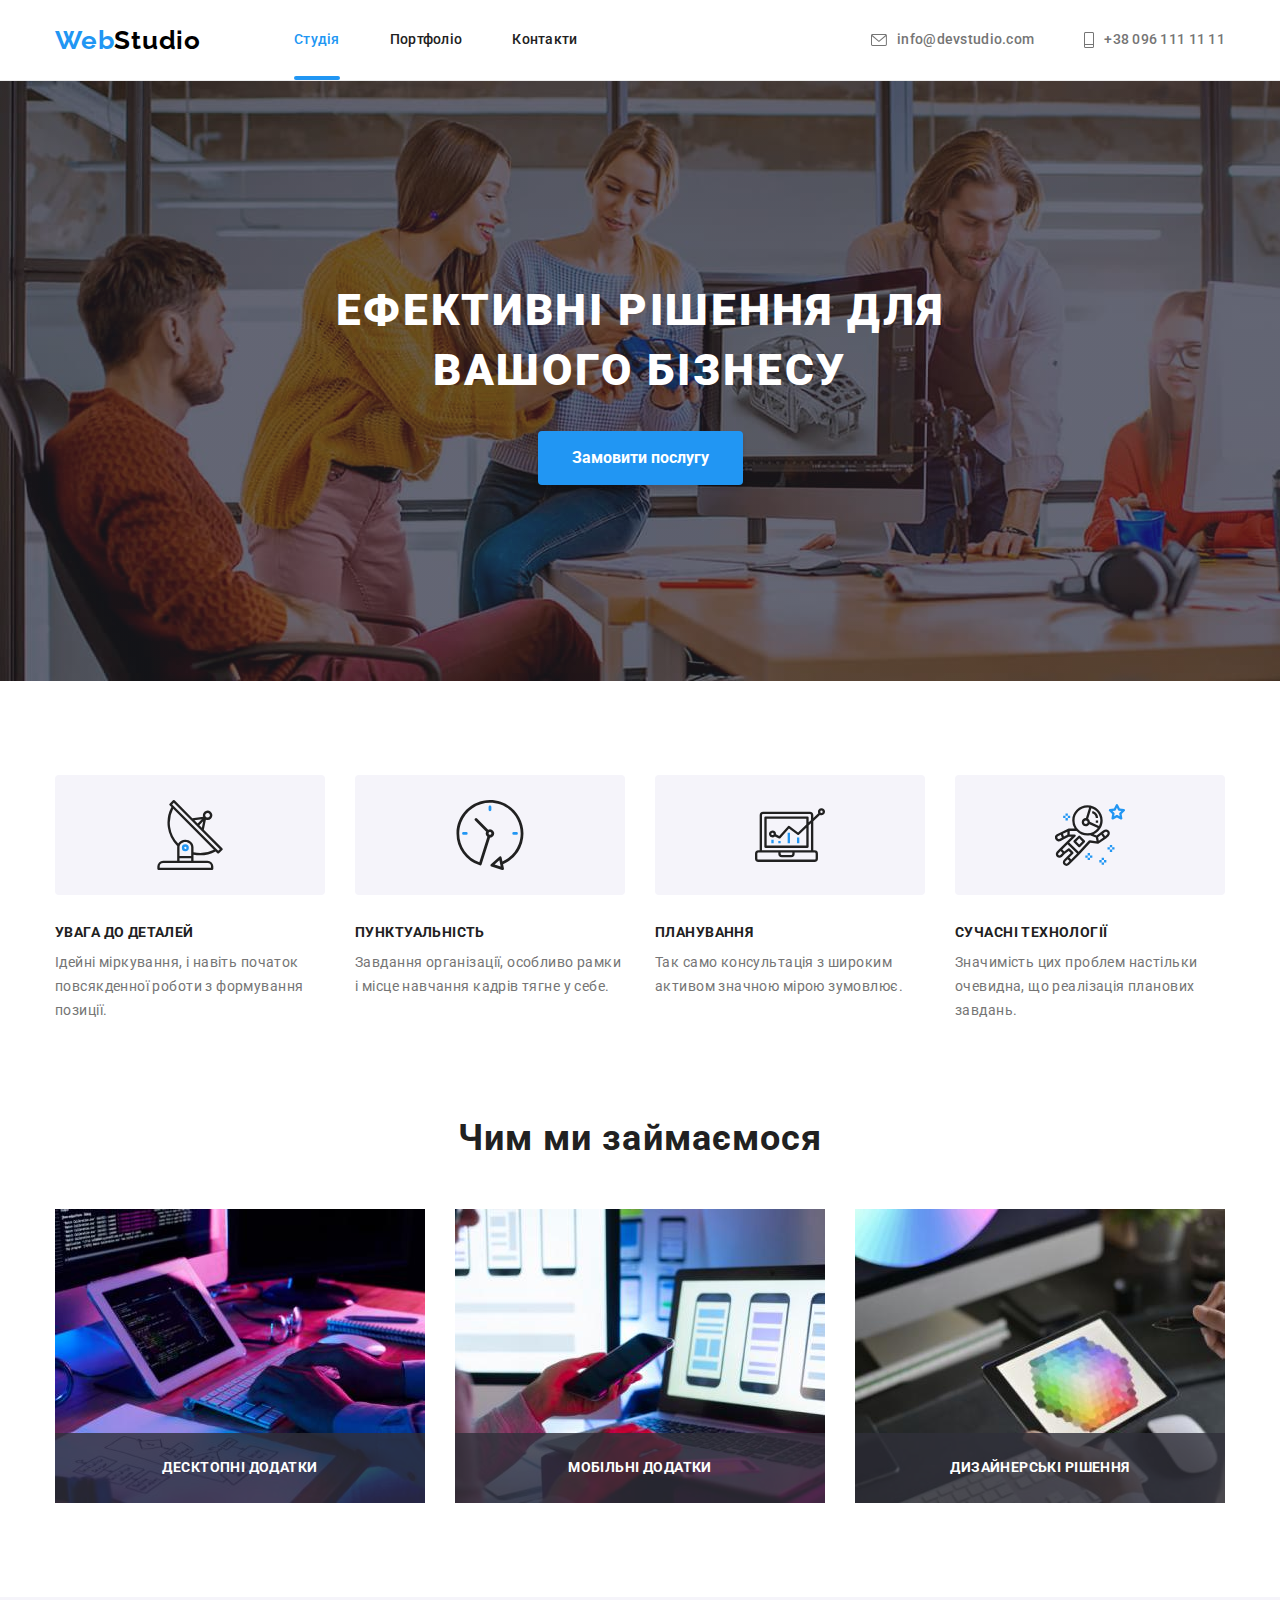
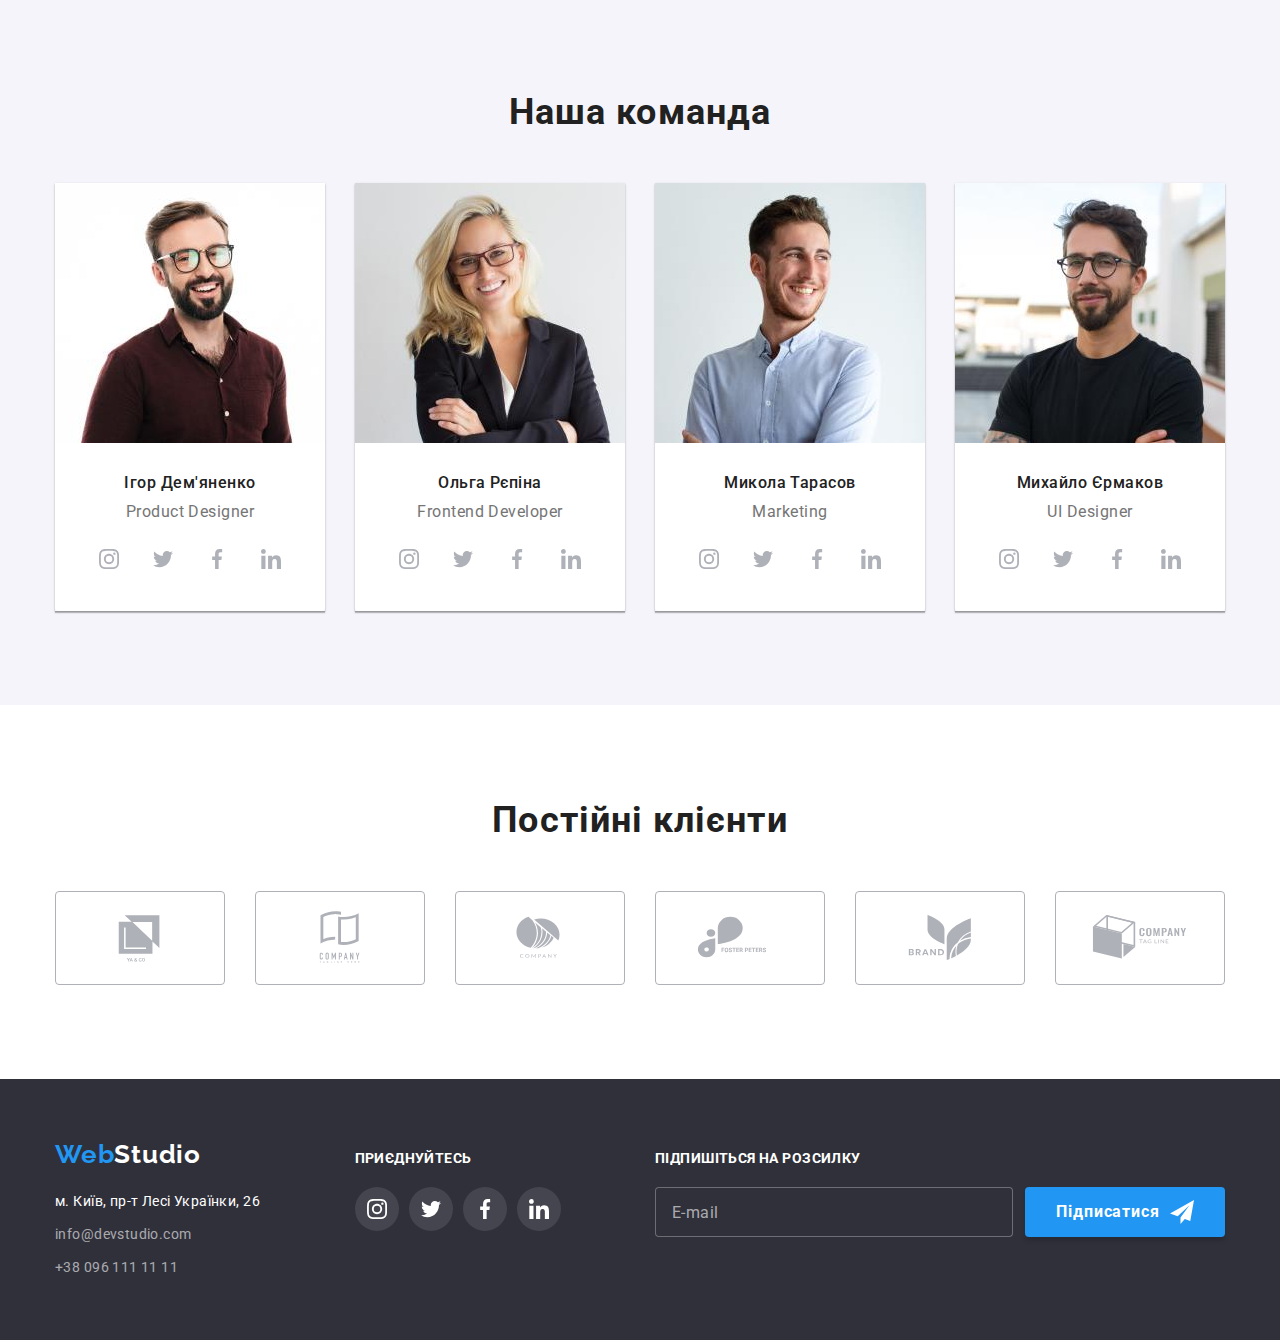
<file: index.html>
<!DOCTYPE html>
<html lang="uk">
  <head>
    <meta charset="UTF-8" />
    <meta http-equiv="X-UA-Compatible" content="IE=edge" />
    <meta name="viewport" content="width=device-width, initial-scale=1.0" />
    <title>Студія</title>
    <link rel="preconnect" href="https://fonts.googleapis.com" />
    <link rel="preconnect" href="https://fonts.gstatic.com" crossorigin />
    <link
      href="https://fonts.googleapis.com/css2?family=Raleway:wght@700&family=Roboto:wght@400;500;700;900&display=swap"
      rel="stylesheet"
    />
    <link
      rel="stylesheet"
      href="https://cdnjs.cloudflare.com/ajax/libs/modern-normalize/1.1.0/modern-normalize.min.css"
    />
    <link rel="stylesheet" href="./css/styles.css" />
  </head>
  <body>
    <header>
      <div class="container header-list">
        <nav>
          <a href="./index.html" class="logo-1"
            >Web<span class="logo-2">Studio</span></a
          >
          <ul class="nav-items">
            <li>
              <a href="./index.html" class="site-nav current">Студія</a>
            </li>
            <li>
              <a href="./portfolio.html" class="site-nav">Портфоліо</a>
            </li>
            <li>
              <a href="#" class="site-nav">Контакти</a>
            </li>
          </ul>
        </nav>
        <ul class="nav-items">
          <li>
            <a href="mailto:info@devstudio.com" class="site-contact">
              <svg width="16px" height="12px" class="icon">
                <use href="./images/icons.svg#icon-envelope"></use>
              </svg>
              info@devstudio.com
            </a>
          </li>
          <li>
            <a href="tel:+380961111111" class="site-contact">
              <svg width="10px" height="16px" class="icon">
                <use href="./images/icons.svg#icon-mobile"></use>
              </svg>
              +38 096 111 11 11</a
            >
          </li>
        </ul>
      </div>
    </header>
    <main>
      <section class="hero">
        <div class="container">
          <h1>Ефективні рішення для вашого бізнесу</h1>
          <button type="button" class="hero-button" data-modal-open>
            Замовити послугу
          </button>
          <div class="backdrop is-hidden" data-modal>
            <div class="modal">
              <div class="modal-close-button" data-modal-close>
                <svg width="11px" height="11px">
                  <use href="./images/icons.svg#icon-close-cross"></use>
                </svg>
              </div>
              <form>
                <p class="form-title">Залиште свої дані, ми вам передзвонимо</p>
                <div class="form-field">
                  <label class="label-style" for="user-name">Ім'я</label>
                  <div class="input-field">
                    <input
                      class="input-style"
                      type="text"
                      id="user-name"
                      name="name"
                    />
                    <svg class="form-icon" width="12px" height="12px">
                      <use href="./images/icons.svg#icon-person"></use>
                    </svg>
                  </div>
                </div>
                <div class="form-field">
                  <label class="label-style" for="user-tel">Телефон</label>
                  <div class="input-field">
                    <input
                      class="input-style"
                      type="tel"
                      id="user-tel"
                      name="tel"
                    />
                    <svg class="form-icon" width="13px" height="13px">
                      <use href="./images/icons.svg#icon-telephone"></use>
                    </svg>
                  </div>
                </div>
                <div class="form-field">
                  <label class="label-style" for="user-email">Пошта</label>
                  <div class="input-field">
                    <input
                      class="input-style"
                      type="email"
                      id="user-email"
                      name="email"
                    />
                    <svg class="form-icon" width="15px" height="12px">
                      <use href="./images/icons.svg#icon-envelope-2"></use>
                    </svg>
                  </div>
                </div>
                <div class="form-field-area">
                  <label class="label-style" for="feedback">Коментар</label>
                  <textarea
                    class="textarea-style"
                    id="feedback"
                    placeholder="Введіть текст"
                    name="user-text"
                  ></textarea>
                </div>
                <label class="checkbox-label">
                  <input
                    class="checkbox-input"
                    type="checkbox"
                    name="confirm-box"
                  />
                  <span class="check-icon"></span>
                  Погоджуюся з розсилкою та приймаю
                  <a href="#" class="contract-terms">Умови договору</a>
                </label>
                <button type="Submit" class="form-button">Відправити</button>
              </form>
            </div>
          </div>
        </div>
      </section>
      <section class="section-advant">
        <div class="container">
          <h2 class="visually-hidden">Особливості</h2>
          <ul class="advant-items">
            <li>
              <div class="advant-card">
                <svg width="70px" height="70px">
                  <use href="./images/icons.svg#icon-antenna"></use>
                </svg>
              </div>
              <h3 class="advant-title">Увага до деталей</h3>
              <p class="descr">
                Ідейні міркування, і навіть початок повсякденної роботи з
                формування позиції.
              </p>
            </li>
            <li>
              <div class="advant-card">
                <svg width="70px" height="70px">
                  <use href="./images/icons.svg#icon-clock"></use>
                </svg>
              </div>
              <h3 class="advant-title">Пунктуальність</h3>
              <p class="descr">
                Завдання організації, особливо рамки і місце навчання кадрів
                тягне у себе.
              </p>
            </li>
            <li>
              <div class="advant-card">
                <svg width="70px" height="70px">
                  <use href="./images/icons.svg#icon-diagram"></use>
                </svg>
              </div>
              <h3 class="advant-title">Планування</h3>
              <p class="descr">
                Так само консультація з широким активом значною мірою зумовлює.
              </p>
            </li>
            <li>
              <div class="advant-card">
                <svg width="70px" height="70px">
                  <use href="./images/icons.svg#icon-astronaut"></use>
                </svg>
              </div>
              <h3 class="advant-title">Сучасні технології</h3>
              <p class="descr">
                Значимість цих проблем настільки очевидна, що реалізація
                планових завдань.
              </p>
            </li>
          </ul>
        </div>
      </section>
      <section class="section">
        <div class="container">
          <h2 class="section-title">Чим ми займаємося</h2>
          <ul class="our-services">
            <li>
              <div class="service-card">
                <img
                  src="./images/img-1.jpg"
                  alt="Руки на клавіатурі кодують алгоритм"
                  width="370"
                  height="294"
                />
                <div class="service-plate">
                  <p class="service-name">Десктопні додатки</p>
                </div>
              </div>
            </li>
            <li>
              <div class="service-card">
                <img
                  src="./images/img-2.jpg"
                  alt="Смартфон та ноутбук"
                  width="370"
                  height="294"
                />
                <div class="service-plate">
                  <p class="service-name">Мобільні додатки</p>
                </div>
              </div>
            </li>
            <li>
              <div class="service-card">
                <img
                  src="./images/img-3.jpg"
                  alt="Планшет у руках"
                  width="370"
                  height="294"
                />
                <div class="service-plate">
                  <p class="service-name">Дизайнерські рішення</p>
                </div>
              </div>
            </li>
          </ul>
        </div>
      </section>
      <section class="section our-team">
        <div class="container">
          <h2 class="section-title">Наша команда</h2>
          <ul class="our-team-list">
            <li class="member-card">
              <img
                src="./images/igor-demyanenko.jpg"
                alt="Чоловік в окулярах"
                width="270"
                height="260"
              />
              <div class="business-card">
                <h3 class="team-member">Ігор Дем'яненко</h3>
                <p lang="en" class="team-position">Product Designer</p>

                <ul class="social-net-list">
                  <li class="social-net-logo">
                    <a class="social-net-logo-link" href="#">
                      <svg width="20px" height="20px">
                        <use href="./images/icons.svg#icon-instagram"></use>
                      </svg>
                    </a>
                  </li>
                  <li class="social-net-logo">
                    <a class="social-net-logo-link" href="#">
                      <svg width="20px" height="20px">
                        <use href="./images/icons.svg#icon-twitter"></use>
                      </svg>
                    </a>
                  </li>
                  <li class="social-net-logo">
                    <a class="social-net-logo-link" href="#">
                      <svg width="20px" height="20px">
                        <use href="./images/icons.svg#icon-facebook"></use>
                      </svg>
                    </a>
                  </li>
                  <li class="social-net-logo">
                    <a class="social-net-logo-link" href="#">
                      <svg width="20px" height="20px">
                        <use href="./images/icons.svg#icon-linkedin"></use>
                      </svg>
                    </a>
                  </li>
                </ul>
              </div>
            </li>
            <li class="member-card">
              <img
                src="./images/olga-repina.jpg"
                alt="Жінка в окулярах"
                width="270"
                height="260"
              />
              <div class="business-card">
                <h3 class="team-member">Ольга Рєпіна</h3>
                <p lang="en" class="team-position">Frontend Developer</p>
                <ul class="social-net-list">
                  <li class="social-net-logo">
                    <a class="social-net-logo-link" href="#">
                      <svg width="20px" height="20px">
                        <use href="./images/icons.svg#icon-instagram"></use>
                      </svg>
                    </a>
                  </li>
                  <li class="social-net-logo">
                    <a class="social-net-logo-link" href="#">
                      <svg width="20px" height="20px">
                        <use href="./images/icons.svg#icon-twitter"></use>
                      </svg>
                    </a>
                  </li>
                  <li class="social-net-logo">
                    <a class="social-net-logo-link" href="#">
                      <svg width="20px" height="20px">
                        <use href="./images/icons.svg#icon-facebook"></use>
                      </svg>
                    </a>
                  </li>
                  <li class="social-net-logo">
                    <a class="social-net-logo-link" href="#">
                      <svg width="20px" height="20px">
                        <use href="./images/icons.svg#icon-linkedin"></use>
                      </svg>
                    </a>
                  </li>
                </ul>
              </div>
            </li>
            <li class="member-card">
              <img
                src="./images/mykola-tarasov.jpg"
                alt="Чоловік усміхається"
                width="270"
                height="260"
              />
              <div class="business-card">
                <h3 class="team-member">Микола Тарасов</h3>
                <p lang="en" class="team-position">Marketing</p>
                <ul class="social-net-list">
                  <li class="social-net-logo">
                    <a class="social-net-logo-link" href="#">
                      <svg width="20px" height="20px">
                        <use href="./images/icons.svg#icon-instagram"></use>
                      </svg>
                    </a>
                  </li>
                  <li class="social-net-logo">
                    <a class="social-net-logo-link" href="#">
                      <svg width="20px" height="20px">
                        <use href="./images/icons.svg#icon-twitter"></use>
                      </svg>
                    </a>
                  </li>
                  <li class="social-net-logo">
                    <a class="social-net-logo-link" href="#">
                      <svg width="20px" height="20px">
                        <use href="./images/icons.svg#icon-facebook"></use>
                      </svg>
                    </a>
                  </li>
                  <li class="social-net-logo">
                    <a class="social-net-logo-link" href="#">
                      <svg width="20px" height="20px">
                        <use href="./images/icons.svg#icon-linkedin"></use>
                      </svg>
                    </a>
                  </li>
                </ul>
              </div>
            </li>
            <li class="member-card">
              <img
                src="./images/mykhaylo-ermakov.jpg"
                alt="Чоловік в окулярах"
                width="270"
                height="260"
              />
              <div class="business-card">
                <h3 class="team-member">Михайло Єрмаков</h3>
                <p lang="en" class="team-position">UI Designer</p>
                <ul class="social-net-list">
                  <li class="social-net-logo">
                    <a class="social-net-logo-link" href="#">
                      <svg width="20px" height="20px">
                        <use href="./images/icons.svg#icon-instagram"></use>
                      </svg>
                    </a>
                  </li>
                  <li class="social-net-logo">
                    <a class="social-net-logo-link" href="#">
                      <svg width="20px" height="20px">
                        <use href="./images/icons.svg#icon-twitter"></use>
                      </svg>
                    </a>
                  </li>
                  <li class="social-net-logo">
                    <a class="social-net-logo-link" href="#">
                      <svg width="20px" height="20px">
                        <use href="./images/icons.svg#icon-facebook"></use>
                      </svg>
                    </a>
                  </li>
                  <li class="social-net-logo">
                    <a class="social-net-logo-link" href="#">
                      <svg width="20px" height="20px">
                        <use href="./images/icons.svg#icon-linkedin"></use>
                      </svg>
                    </a>
                  </li>
                </ul>
              </div>
            </li>
          </ul>
        </div>
      </section>
      <section class="section">
        <div class="container">
          <h2 class="section-title">Постійні клієнти</h2>
          <ul class="our-client-list">
            <li class="client">
              <a class="client-card" href="#">
                <svg width="106px" height="60px">
                  <use href="./images/icons.svg#icon-logo-1"></use>
                </svg>
              </a>
            </li>
            <li class="client">
              <a class="client-card" href="#">
                <svg width="106px" height="60px">
                  <use href="./images/icons.svg#icon-logo-2"></use>
                </svg>
              </a>
            </li>
            <li class="client">
              <a class="client-card" href="#">
                <svg width="106px" height="60px">
                  <use href="./images/icons.svg#icon-logo-3"></use>
                </svg>
              </a>
            </li>
            <li class="client">
              <a class="client-card" href="#">
                <svg width="106px" height="60px">
                  <use href="./images/icons.svg#icon-logo-4"></use>
                </svg>
              </a>
            </li>
            <li class="client">
              <a class="client-card" href="#">
                <svg width="106px" height="60px">
                  <use href="./images/icons.svg#icon-logo-5"></use>
                </svg>
              </a>
            </li>
            <li class="client">
              <a class="client-card" href="#">
                <svg width="106px" height="60px">
                  <use href="./images/icons.svg#icon-logo-6"></use>
                </svg>
              </a>
            </li>
          </ul>
        </div>
      </section>
    </main>
    <footer>
      <div class="container footer-group">
        <div class="adress-group">
          <div class="logo-footer">
            <a href="./index.html" class="logo-1"
              >Web<span class="logo-3">Studio</span></a
            >
          </div>
          <address>
            <ul>
              <li class="address-items-point">
                <a
                  href="https://goo.gl/maps/CPtrU1FHBa2aNyZL9"
                  target="_blank"
                  rel="noopener noreferrer nofollow"
                  class="studio-address"
                  >м. Київ, пр-т Лесі Українки, 26
                </a>
              </li>
              <li class="address-items-point">
                <a href="mailto:info@devstudio.com" class="studio-contact"
                  >info@devstudio.com</a
                >
              </li>
              <li>
                <a href="tel:+380961111111" class="studio-contact"
                  >+38 096 111 11 11</a
                >
              </li>
            </ul>
          </address>
        </div>
        <div class="social-net-group">
          <p class="join-title">Приєднуйтесь</p>
          <ul class="footer-social-net-list">
            <li class="footer-social-net-logo">
              <a class="footer-soc-net-logo-link" href="#">
                <svg width="20px" height="20px">
                  <use href="./images/icons.svg#icon-instagram"></use>
                </svg>
              </a>
            </li>
            <li class="footer-social-net-logo">
              <a class="footer-soc-net-logo-link" href="#">
                <svg width="20px" height="20px">
                  <use href="./images/icons.svg#icon-twitter"></use>
                </svg>
              </a>
            </li>
            <li class="footer-social-net-logo">
              <a class="footer-soc-net-logo-link" href="#">
                <svg width="20px" height="20px">
                  <use href="./images/icons.svg#icon-facebook"></use>
                </svg>
              </a>
            </li>
            <li class="footer-social-net-logo">
              <a class="footer-soc-net-logo-link" href="#">
                <svg width="20px" height="20px">
                  <use href="./images/icons.svg#icon-linkedin"></use>
                </svg>
              </a>
            </li>
          </ul>
        </div>
        <div class="subscribe-group">
          <p class="join-title">Підпишіться на розсилку</p>
          <form class="mail-subscribe">
            <label for="client-mail" class="visually-hidden">E-mail</label>
            <input
              type="email"
              name="client-mail"
              id="client-mail"
              placeholder="E-mail"
            />
            <button type="submit">
              Підписатися
              <svg width="24px" height="24px">
                <use href="./images/icons.svg#icon-send"></use>
              </svg>
            </button>
          </form>
        </div>
      </div>
    </footer>
    <script src="./js/modal.js"></script>
  </body>
</html>
</file>
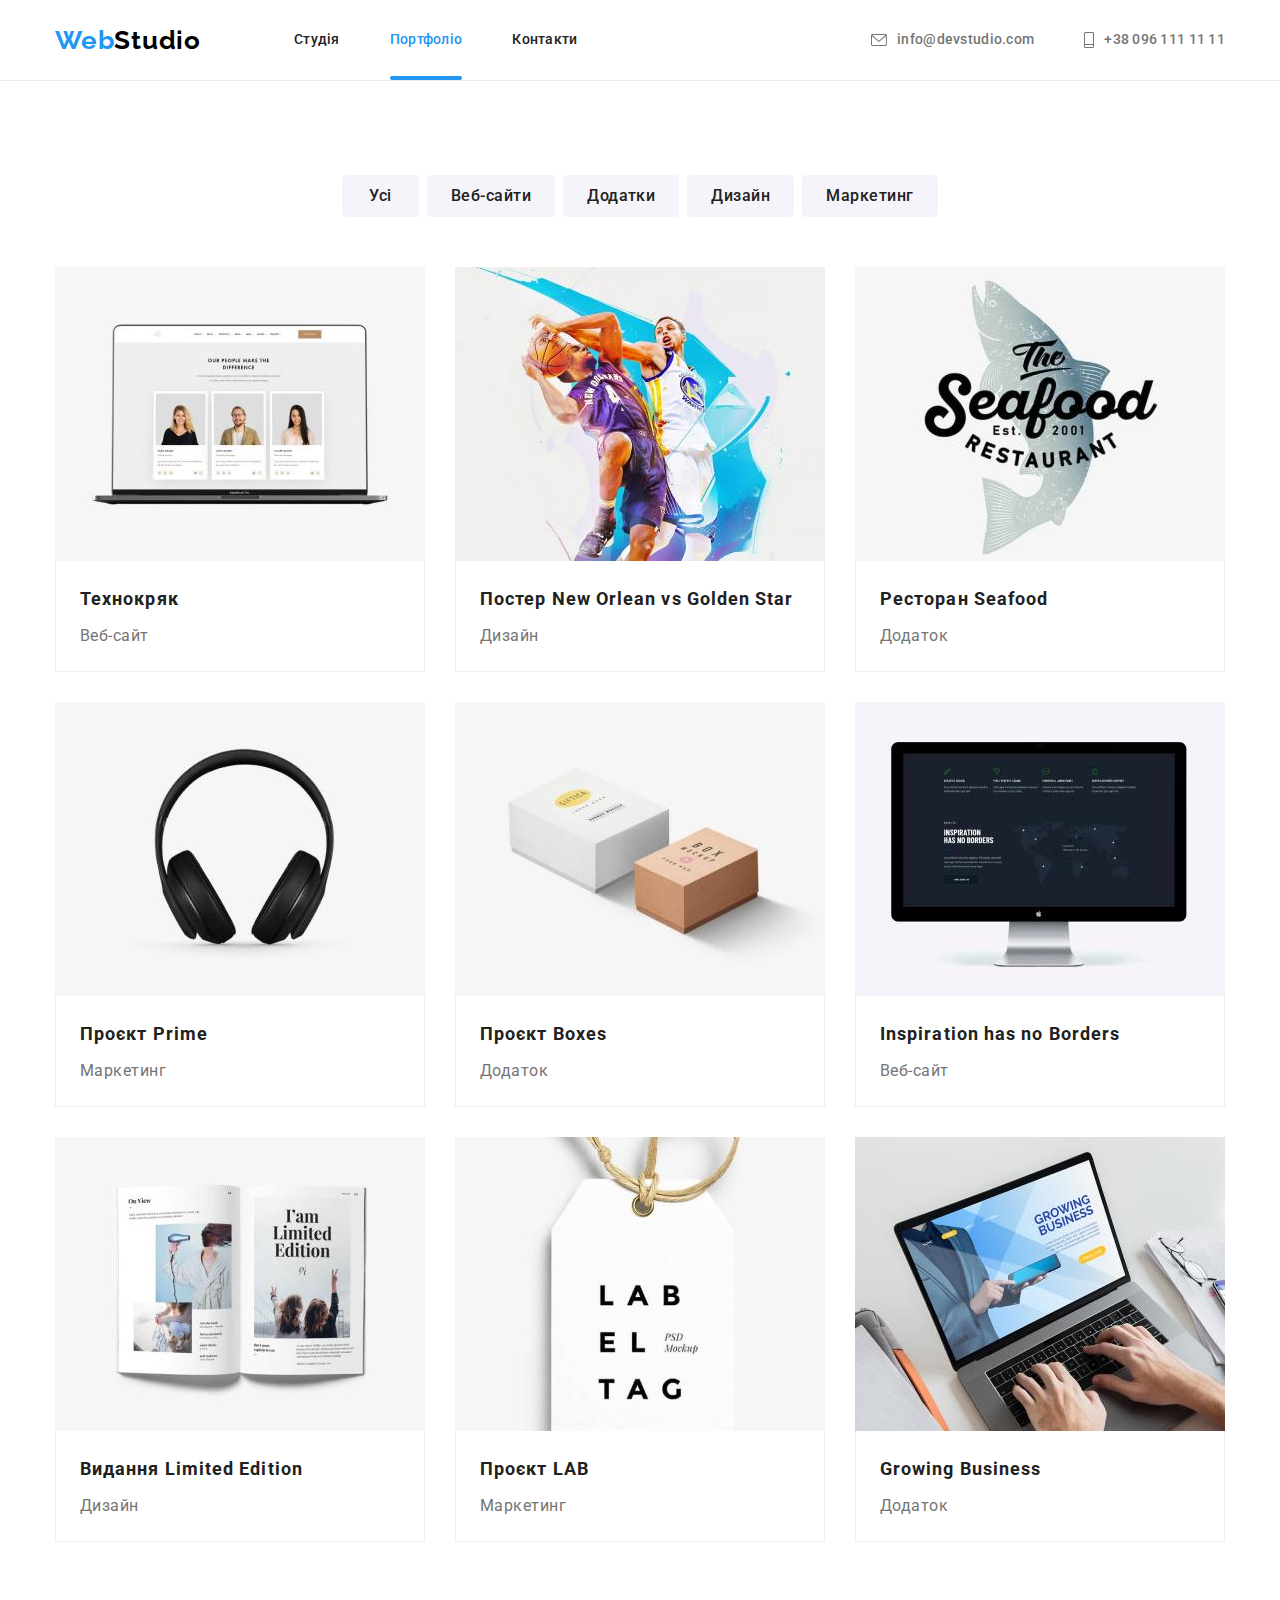
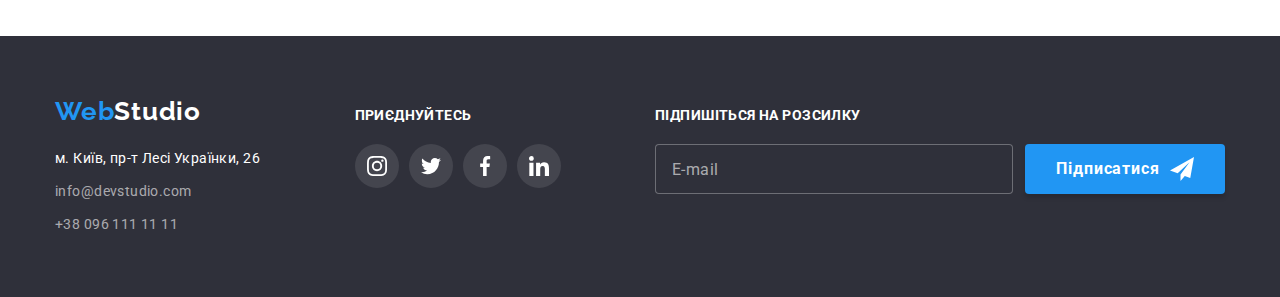
<file: portfolio.html>
<!DOCTYPE html>
<html lang="uk">
  <head>
    <meta charset="UTF-8" />
    <meta http-equiv="X-UA-Compatible" content="IE=edge" />
    <meta name="viewport" content="width=device-width, initial-scale=1.0" />
    <title>Портфоліо</title>
    <link rel="preconnect" href="https://fonts.googleapis.com" />
    <link rel="preconnect" href="https://fonts.gstatic.com" crossorigin />
    <link
      href="https://fonts.googleapis.com/css2?family=Raleway:wght@700&family=Roboto:wght@400;500;700;900&display=swap"
      rel="stylesheet"
    />
    <link
      rel="stylesheet"
      href="https://cdnjs.cloudflare.com/ajax/libs/modern-normalize/1.1.0/modern-normalize.min.css"
    />
    <link rel="stylesheet" href="./css/styles.css" />
  </head>
  <body>
    <header>
      <div class="container header-list">
        <nav>
          <a href="./index.html" class="logo-1"
            >Web<span class="logo-2">Studio</span></a
          >
          <ul class="nav-items">
            <li>
              <a href="./index.html" class="site-nav">Студія</a>
            </li>
            <li>
              <a href="./portfolio.html" class="site-nav current">Портфоліо</a>
            </li>
            <li>
              <a href="#" class="site-nav">Контакти</a>
            </li>
          </ul>
        </nav>
        <ul class="nav-items">
          <li>
            <a href="mailto:info@devstudio.com" class="site-contact">
              <svg width="16px" height="12px" class="icon">
                <use href="./images/icons.svg#icon-envelope"></use>
              </svg>
              info@devstudio.com
            </a>
          </li>
          <li>
            <a href="tel:+380961111111" class="site-contact">
              <svg width="10px" height="16px" class="icon">
                <use href="./images/icons.svg#icon-mobile"></use>
              </svg>
              +38 096 111 11 11</a
            >
          </li>
        </ul>
      </div>
    </header>
    <main>
      <section class="portfolio section">
        <div class="container">
          <h1 class="visually-hidden">Наші роботи</h1>
          <ul class="portfolio-list">
            <li><button class="button-all" type="button">Усі</button></li>
            <li><button class="button-sel" type="button">Веб-сайти</button></li>
            <li><button class="button-sel" type="button">Додатки</button></li>
            <li><button class="button-sel" type="button">Дизайн</button></li>
            <li><button class="button-sel" type="button">Маркетинг</button></li>
          </ul>

          <ul class="projects-list">
            <li class="item">
              <a class="project-item-link" href="#">
                <div class="image-card">
                  <img
                    src="./images/portfolio-1.jpg"
                    alt="Люди на моніторі ноутбука"
                    width="370"
                    height="294"
                  />
                  <div class="project-overlay">
                    <p class="overlay-text">
                      Ресурс пропонує комплексні пропозиції з різним рівнем
                      функціоналу та сервісів. Все це дозволить відвідувачу
                      отримати вичерпні відомості про компанію чи приватну
                      особу.
                    </p>
                  </div>
                </div>
                <div class="project-card">
                  <h2 class="project-name">Технокряк</h2>
                  <p class="project-type">Веб-сайт</p>
                </div>
              </a>
            </li>
            <li class="item">
              <a class="project-item-link" href="#">
                <div class="image-card">
                  <img
                    src="./images/portfolio-2.jpg"
                    alt="Два баскетболісти"
                    width="370"
                    height="294"
                  />
                  <div class="project-overlay">
                    <p class="overlay-text">
                      Ресурс пропонує комплексні пропозиції з різним рівнем
                      функціоналу та сервісів. Все це дозволить відвідувачу
                      отримати вичерпні відомості про компанію чи приватну
                      особу.
                    </p>
                  </div>
                </div>
                <div class="project-card">
                  <h2 class="project-name">Постер New Orlean vs Golden Star</h2>
                  <p class="project-type">Дизайн</p>
                </div>
              </a>
            </li>
            <li class="item">
              <a class="project-item-link" href="#">
                <div class="image-card">
                  <img
                    src="./images/portfolio-3.jpg"
                    alt="Риба вертикальна"
                    width="370"
                    height="294"
                  />
                  <div class="project-overlay">
                    <p class="overlay-text">
                      Ресурс пропонує комплексні пропозиції з різним рівнем
                      функціоналу та сервісів. Все це дозволить відвідувачу
                      отримати вичерпні відомості про компанію чи приватну
                      особу.
                    </p>
                  </div>
                </div>
                <div class="project-card">
                  <h2 class="project-name">Ресторан Seafood</h2>
                  <p class="project-type">Додаток</p>
                </div>
              </a>
            </li>
            <li class="item">
              <a class="project-item-link" href="#">
                <div class="image-card">
                  <img
                    src="./images/portfolio-4.jpg"
                    alt="Навушники"
                    width="370"
                    height="294"
                  />
                  <div class="project-overlay">
                    <p class="overlay-text">
                      Ресурс пропонує комплексні пропозиції з різним рівнем
                      функціоналу та сервісів. Все це дозволить відвідувачу
                      отримати вичерпні відомості про компанію чи приватну
                      особу.
                    </p>
                  </div>
                </div>
                <div class="project-card">
                  <h2 class="project-name">Проєкт Prime</h2>
                  <p class="project-type">Маркетинг</p>
                </div>
              </a>
            </li>
            <li class="item">
              <a class="project-item-link" href="#">
                <div class="image-card">
                  <img
                    src="./images/portfolio-5.jpg"
                    alt="Дві коробки"
                    width="370"
                    height="294"
                  />
                  <div class="project-overlay">
                    <p class="overlay-text">
                      Ресурс пропонує комплексні пропозиції з різним рівнем
                      функціоналу та сервісів. Все це дозволить відвідувачу
                      отримати вичерпні відомості про компанію чи приватну
                      особу.
                    </p>
                  </div>
                </div>
                <div class="project-card">
                  <h2 class="project-name">Проєкт Boxes</h2>
                  <p class="project-type">Додаток</p>
                </div>
              </a>
            </li>
            <li class="item">
              <a class="project-item-link" href="#">
                <div class="image-card">
                  <img
                    src="./images/portfolio-6.jpg"
                    alt="Монітор"
                    width="370"
                    height="294"
                  />
                  <div class="project-overlay">
                    <p class="overlay-text">
                      Ресурс пропонує комплексні пропозиції з різним рівнем
                      функціоналу та сервісів. Все це дозволить відвідувачу
                      отримати вичерпні відомості про компанію чи приватну
                      особу.
                    </p>
                  </div>
                </div>
                <div class="project-card">
                  <h2 class="project-name">Inspiration has no Borders</h2>
                  <p class="project-type">Веб-сайт</p>
                </div>
              </a>
            </li>
            <li class="item">
              <a class="project-item-link" href="#">
                <div class="image-card">
                  <img
                    src="./images/portfolio-7.jpg"
                    alt="Розгорнутий журнал"
                    width="370"
                    height="294"
                  />
                  <div class="project-overlay">
                    <p class="overlay-text">
                      Ресурс пропонує комплексні пропозиції з різним рівнем
                      функціоналу та сервісів. Все це дозволить відвідувачу
                      отримати вичерпні відомості про компанію чи приватну
                      особу.
                    </p>
                  </div>
                </div>
                <div class="project-card">
                  <h2 class="project-name">Видання Limited Edition</h2>
                  <p class="project-type">Дизайн</p>
                </div>
              </a>
            </li>
            <li class="item">
              <a class="project-item-link" href="#">
                <div class="image-card">
                  <img
                    src="./images/portfolio-8.jpg"
                    alt="Етикетка"
                    width="370"
                    height="294"
                  />
                  <div class="project-overlay">
                    <p class="overlay-text">
                      Ресурс пропонує комплексні пропозиції з різним рівнем
                      функціоналу та сервісів. Все це дозволить відвідувачу
                      отримати вичерпні відомості про компанію чи приватну
                      особу.
                    </p>
                  </div>
                </div>
                <div class="project-card">
                  <h2 class="project-name">Проєкт LAB</h2>
                  <p class="project-type">Маркетинг</p>
                </div>
              </a>
            </li>
            <li class="item">
              <a class="project-item-link" href="#">
                <div class="image-card">
                  <img
                    src="./images/portfolio-9.jpg"
                    alt="Руки на клавіатурі ноутбука"
                    width="370"
                    height="294"
                  />
                  <div class="project-overlay">
                    <p class="overlay-text">
                      Ресурс пропонує комплексні пропозиції з різним рівнем
                      функціоналу та сервісів. Все це дозволить відвідувачу
                      отримати вичерпні відомості про компанію чи приватну
                      особу.
                    </p>
                  </div>
                </div>
                <div class="project-card">
                  <h2 class="project-name">Growing Business</h2>
                  <p class="project-type">Додаток</p>
                </div>
              </a>
            </li>
          </ul>
        </div>
      </section>
    </main>
    <footer>
      <div class="container footer-group">
        <div class="adress-group">
          <div class="logo-footer">
            <a href="./index.html" class="logo-1"
              >Web<span class="logo-3">Studio</span></a
            >
          </div>
          <address>
            <ul>
              <li class="address-items-point">
                <a
                  href="https://goo.gl/maps/CPtrU1FHBa2aNyZL9"
                  target="_blank"
                  rel="noopener noreferrer nofollow"
                  class="studio-address"
                  >м. Київ, пр-т Лесі Українки, 26
                </a>
              </li>
              <li class="address-items-point">
                <a href="mailto:info@devstudio.com" class="studio-contact"
                  >info@devstudio.com</a
                >
              </li>
              <li>
                <a href="tel:+380961111111" class="studio-contact"
                  >+38 096 111 11 11</a
                >
              </li>
            </ul>
          </address>
        </div>
        <div class="social-net-group">
          <p class="join-title">Приєднуйтесь</p>
          <ul class="footer-social-net-list">
            <li class="footer-social-net-logo">
              <a class="footer-soc-net-logo-link" href="#">
                <svg width="20px" height="20px">
                  <use href="./images/icons.svg#icon-instagram"></use>
                </svg>
              </a>
            </li>
            <li class="footer-social-net-logo">
              <a class="footer-soc-net-logo-link" href="#">
                <svg width="20px" height="20px">
                  <use href="./images/icons.svg#icon-twitter"></use>
                </svg>
              </a>
            </li>
            <li class="footer-social-net-logo">
              <a class="footer-soc-net-logo-link" href="#">
                <svg width="20px" height="20px">
                  <use href="./images/icons.svg#icon-facebook"></use>
                </svg>
              </a>
            </li>
            <li class="footer-social-net-logo">
              <a class="footer-soc-net-logo-link" href="#">
                <svg width="20px" height="20px">
                  <use href="./images/icons.svg#icon-linkedin"></use>
                </svg>
              </a>
            </li>
          </ul>
        </div>
        <div class="subscribe-group">
          <p class="join-title">Підпишіться на розсилку</p>
          <form class="mail-subscribe">
            <label for="client-mail" class="visually-hidden">E-mail</label>
            <input
              type="email"
              name="client-mail"
              id="client-mail"
              placeholder="E-mail"
            />
            <button type="submit">
              Підписатися
              <svg width="24px" height="24px">
                <use href="./images/icons.svg#icon-send"></use>
              </svg>
            </button>
          </form>
        </div>
      </div>
    </footer>
  </body>
</html>
</file>
<file: css/styles.css>
:root{
    --primary-back-color:#FFFFFF;
    --second-back-color:#F5F4FA;
    --primary-text-color:#757575;
    --title-text-color:#212121;
    --contact-text-color:#FFFFFF99;
    --accent-color:#2196F3; 
    --acent-color-project:#2196F3E5;
    --hero-color:#2F303A;
    --hero-gradient:#2F303A66;
    --deep-black-color:#000000;
    --filter-button-color:#F5F4FA;
    --header-bottom-border-color: #ECECEC;
    --project-card-border-color:#EEEEEE;
    --social-net-color:#AFB1B8;
    --social-net-footer-color:#FFFFFF1A;
    --backdrop-color:#00000033;
    --mail-border-color: #FFFFFF4D;
    --form-comments-color: #75757580;
}

body{
    color:var(--primary-text-color); 
    background-color:var(--primary-back-color);
    font-family: Roboto, sans-serif;
}

ul{
    list-style: none;
}

button {
    cursor: pointer;
}

.container{
    width: 100%;
    max-width: 1200px;
    margin: 0 auto;
    padding: 0 15px;
}

header{
    border-bottom: 1px solid var(--header-bottom-border-color);
}

.section{
    padding: 94px 0;
}

.section-advant{
    padding:94px 0 0 0;
}

h1,h2,h3,h4,h5,h6,p,ul{
    margin: 0;
    padding: 0;
}

.logo-1{
    color:var(--accent-color);
    font-family: Raleway;
    font-weight: 700;
    font-size:26px;
    line-height: 1.19;
    letter-spacing: 0.03em;
    text-decoration: none;
}

.logo-2{
    color:var(--deep-black-color);
}

.logo-3{
    color:var(--primary-back-color);
}

.header-list{
    display: flex;
    justify-content: space-between;
}

nav{
    display: flex;
    align-items: center;
}

.nav-items{
    display: flex;
    gap: 50px;
    margin-left: 93px;
}

.icon{
    display: flex;  
    margin-right: 10px;
    align-items: center;
    justify-content: center;
}

.site-nav{
    display:block;
    position: relative;
    font-weight: 500;
    font-size: 14px;
    line-height: 1.14;
    letter-spacing: 0.02em;
    text-decoration: none;
    padding: 32px 0;
    color:var(--title-text-color);
    transition: color 250ms cubic-bezier(0.4, 0, 0.2, 1);
}

.site-nav:hover, 
.site-nav:focus{
    color: var(--accent-color);
}

.site-nav.current {
    color: var(--accent-color);
}

.site-nav.current::after{
    display: block;
    width: 100%;
    height: 4px;
    border-radius: 2px;
    content:'';
    position: absolute;
    left:0;
    bottom:0;
    background: currentColor;
}

.site-contact{
    display: flex;
    font-weight: 500;
    font-size: 14px;
    line-height: 1.14;
    letter-spacing: 0.02em;
    text-decoration: none;
    padding: 32px 0;
    color: var(--primary-text-color);
    align-items: center;
    fill: var(--primary-text-color);
    transition: color 250ms, fill 250ms cubic-bezier(0.4, 0, 0.2, 1);
}

.site-contact:hover,
.site-contact:focus {
    color: var(--accent-color); 
    fill: currentColor;
}

.hero {
    background-color:var(--hero-color);
    text-align: center;
    padding-top: 200px;
    padding-bottom: 200px;
    background-image: linear-gradient(to right,var(--hero-gradient),var(--hero-gradient)),
    url("../images/hero-team.jpg");
    max-width: 1600px;
    height:600px;
    margin-left: auto;
    margin-right: auto;
}

.hero h1{
    font-weight: 900;
    font-size: 44px;
    line-height: 1.36;
    letter-spacing: 0.06em;
    text-transform: uppercase;
    color: var(--primary-back-color); 
    max-width: 696px ;
    margin: 0 auto 30px;
}

.hero-button{
    font-family: inherit;
    background:var(--accent-color);
    color:var(--primary-back-color);
    font-weight: 700;
    font-size: 16px;
    line-height: 1.87;
    padding: 10px 32px;
    border-radius: 4px;
    border-color: transparent;
    box-shadow: 0px 4px 4px rgba(0, 0, 0, 0.15);
}

.backdrop{
    position:fixed;
    width: 100%;
    height: 100%;
    top:0;
    left:0;
    background-color:var(--backdrop-color);
    opacity: 1;
    visibility: visible;
    transition: visibility 250ms, opacity 250ms cubic-bezier(0.4, 0, 0.2, 1);
}

.backdrop.is-hidden{
    visibility: hidden;
    opacity: 0;
    pointer-events: none;
}

.backdrop.is-hidden .modal{
    transform: translate(-50%, -50%) scale(0.9);
}


.modal{
    position: absolute;
    width: 528px;
    height: 581px;
    border-radius: 4px;
    top: 50%;
    left: 50%;
    background-color: var(--primary-back-color);
    box-shadow: 0px 1px 3px rgba(0, 0, 0, 0.12), 
    0px 1px 1px rgba(0, 0, 0, 0.14), 
    0px 2px 1px rgba(0, 0, 0, 0.2);
    transform: translate(-50%, -50%) scale(1);
    transition: transform 250ms cubic-bezier(0.4, 0, 0.2, 1);
    padding: 40px 40px;
}

.modal-close-button{
    display: flex;
    position: absolute;
    top:8px;
    right:8px;
    width: 30px;
    height: 30px;
    border: 1px solid rgba(0, 0, 0, 0.1);
    border-radius: 50%;
    justify-content: center;
    align-items: center;
    background: var(--primary-back-color);
    fill:var(--deep-black-color);
    transition: fill 250ms cubic-bezier(0.4, 0, 0.2, 1);
}

.modal-close-button:hover{
    fill: var(--accent-color);
    cursor: pointer;
}

.form-title{
    font-family: 'Roboto';
    font-weight: 700;
    font-size: 20px;
    line-height: 1.15;
    letter-spacing: 0.03em;
    color: var(--title-text-color);
    margin-bottom: 12px;
}

.form-field{
    display:flex;
    flex-direction: column;
    margin-bottom: 10px;
    text-align: left;
}

.form-field-area{
    display: flex;
    flex-direction: column;
    margin-bottom: 20px;
    text-align: left;
}

.label-style{
    font-weight: 400;
    font-size: 12px;
    line-height: 1.17;
    letter-spacing: 0.01em;
    color: var(--primary-text-color);
    margin-bottom: 4px;
}

.input-field{
    position: relative;
}

.input-style{
    height: 40px;
    width: 100%;
    border: 1px solid rgba(33, 33, 33, 0.2);
    border-radius: 4px;
    padding: 0px 32px;
    outline: none;
    transition: border-color 250ms cubic-bezier(0.4, 0, 0.2, 1);
}

.form-icon{
    position:absolute;
    top:50%;
    transform: translateY(-50%);
    left:15px;
    transition: fill 250ms cubic-bezier(0.4, 0, 0.2, 1);
}

.input-style:focus {
    border-color: var(--accent-color);
}

.input-field:focus-within .form-icon{
    fill: var(--accent-color);
}

.textarea-style{
    height: 120px;
    width: 100%;
    border: 1px solid rgba(33, 33, 33, 0.2);
    border-radius: 4px;
    padding: 12px 16px;
    resize: none;
    outline: none;
    transition: border-color 250ms cubic-bezier(0.4, 0, 0.2, 1);
}

.textarea-style::placeholder{
    font-weight: 400;
    font-size: 12px;
    line-height: 1.17;
    letter-spacing: 0.01em;
    color: var(--form-comments-color);
    transition: color 250ms cubic-bezier(0.4, 0, 0.2, 1);
}

.textarea-style:focus {
    border-color: var(--accent-color);
}

.form-field-area:focus-within .textarea-style::placeholder{
    color: var(--accent-color);
}

.checkbox-input{
    appearance: none;
}

.check-icon{
    display: inline-block;
    width: 16px;
    height: 15px;
    border:2px solid #212121;
    border-radius: 2px;
    transition: background-color 250ms, border-color 250ms cubic-bezier(0.4, 0, 0.2, 1);
}

.checkbox-label{
    display: flex;
    align-items: center;
    justify-content: center;
    gap:7px;
    margin-bottom: 30px;;
    font-weight: 400;
    font-size: 14px;
    line-height: 1.71;
    letter-spacing: 0.03em;
    color:var(--primary-text-color);
}

.checkbox-input:checked + .check-icon{
    background-color: var(--accent-color);
    background-image: url('../images/check.svg');
    background-size: contain;
    border-color:var(--accent-color);
}

.contract-terms{
    font-weight: 400;
    font-size: 14px;
    line-height: 1.71;
    letter-spacing: 0.03em;
    color:var(--accent-color);
}

.form-button{
    font-family: Roboto;
    background: var(--accent-color);
    color: var(--primary-back-color);
    border-color: transparent;
    font-weight: 700;
    font-size: 16px;
    line-height: 1.8;
    letter-spacing: 0.06em;
    box-shadow: 0px 4px 4px rgba(0, 0, 0, 0.15);
    border-radius: 4px;
    padding: 9px 52px;
}

.visually-hidden {
    position: absolute;
    white-space: nowrap;
    width: 1px;
    height: 1px;
    overflow: hidden;
    border: 0;
    padding: 0;
    clip: rect(0 0 0 0);
    clip-path: inset(50%);
    margin: -1px; 
}

.advant-items{
    display: flex;
    gap:30px;
    padding: 0 0;
}

.advant-card{
    display: flex;
    background-color: var(--filter-button-color);
    max-width: 270px;
    height: 120px;
    margin-bottom: 30px;
    border-radius: 4px;
    align-items: center;
    justify-content: center;
}

.advant-title {
    font-weight: 700;
    font-size: 14px;
    line-height: 1.14;
    letter-spacing: 0.03em;
    text-transform: uppercase;
    color: var(--title-text-color);
    margin-bottom: 10px;
}

.descr{
    font-size: 14px;
    line-height: 1.71;
    letter-spacing: 0.03em;
    max-width: 270px;
}

.section-title{
    font-weight: 700;
    font-size: 36px;
    line-height: 1.17;
    letter-spacing: 0.03em;
    color:var(--title-text-color);
    margin-bottom: 50px;
    text-align: center;
}

.our-services{
    padding: 0 0;
    display:flex;
    gap:30px;
}

.service-card{
    position:relative;
    z-index: -1;
}

.service-plate{
    display:flex;
    position: absolute;
    width: 100%;
    height: 70px;
    bottom: 0;
    justify-content: center;
    align-items: center;    
    background-color: #2F303ACC;
}

.service-name{
    font-weight: 700;
    font-size: 14px;
    line-height: 1.14;
    letter-spacing: 0.03em;
    text-transform: uppercase;
    color: var(--primary-back-color);
}

img{
    display: block;
    max-width: 100%;
    height: auto;
}

.our-team{
    background-color:var(--second-back-color);
}

.our-team-list{
    display: flex;
    gap:30px;
    padding:0 0;
}

.member-card{
    box-shadow: 0px 1px 3px rgba(0, 0, 0, 0.12), 
    0px 1px 1px rgba(0, 0, 0, 0.14), 
    0px 2px 1px rgba(0, 0, 0, 0.2);
}

.business-card{
    background: var(--primary-back-color);
    padding-top: 30px;
    padding-bottom: 30px;
    border-radius: 0px 0px 4px 4px;
}

.team-member{
    font-weight: 500;
    font-size: 16px;
    line-height: 1.19;
    letter-spacing: 0.03em;
    color:var(--title-text-color);
    text-align: center;
    margin-bottom: 10px;
}

.team-position{
    font-size: 16px;
    line-height: 1.19;
    letter-spacing: 0.03em;
    text-align: center;
    margin-bottom: 16px;
}

.social-net-list{
    display: flex;
    gap:10px; 
    justify-content: center; 
}

/*.social-net-logo{}*/

.social-net-logo-link{
    display: flex;
    width: 44px;
    height: 44px;
    border-radius: 50%;
    justify-content: center;
    align-items: center;
    fill: var(--social-net-color);
    transition: fill 250ms, background-color 250ms cubic-bezier(0.4, 0, 0.2, 1);
}

.social-net-logo-link:hover,
.social-net-logo-link:focus{
    fill: var(--primary-back-color);
    background-color:var(--accent-color);
}

.our-client-list{
    display:flex;
    fill:var(--social-net-color);
    gap:30px;
    justify-content: center;
}

/*.client{ }*/

.client-card{
    display: flex;
    width: 170px;
    height: 94px;
    justify-content: center;
    align-items: center;
    border: 1px solid var(--social-net-color);
    fill: var(--social-net-color);
    border-radius: 4px;
    transition: fill 250ms, border-color 250ms cubic-bezier(0.4, 0, 0.2, 1);
}

.client-card:hover,
.client-card:focus{
    fill:var(--accent-color);
    border-color:var(--accent-color) ;
}

footer{
    background-color:var(--hero-color); 
    padding-top: 60px;
    padding-bottom: 60px;
}

.logo-footer{
    margin-bottom: 20px;
}

.footer-group{
    display: flex;
    align-items: baseline;
    justify-content: space-between;
}

/*.adress-group{}*/
 
/*.social-net-group{}*/


.join-title{
    font-weight: 700;
    font-size: 14px;
    line-height: 1.14;
    letter-spacing: 0.03em;
    text-transform: uppercase;
    color: var(--primary-back-color);
    margin-bottom: 20px;
}

.footer-social-net-list {
    display: flex;
    gap: 10px;
    justify-content: center;
}

/*.footer-social-net-logo {}*/

.footer-soc-net-logo-link{
    display: flex;
    width: 44px;
    height: 44px;
    border-radius: 50%;
    justify-content: center;
    align-items: center;
    background-color: var(--social-net-footer-color);
    fill: var(--primary-back-color);
    transition: background-color 250ms cubic-bezier(0.4, 0, 0.2, 1);
}

.footer-soc-net-logo-link:hover,
.footer-soc-net-logo-link:focus{
    background-color: var(--accent-color);
}

.address-items-point{
    margin-bottom: 9px;
}

.studio-address{
    font-size: 14px;
    line-height: 1.71;
    letter-spacing: 0.03em;
    text-decoration: none;
    font-style: normal;
    color: var(--primary-back-color);
    margin-bottom: 0px;
    transition: color 250ms cubic-bezier(0.4, 0, 0.2, 1);
}

.studio-contact{
    font-size: 14px;
    line-height: 1.71;
    letter-spacing: 0.03em;
    text-decoration: none;
    font-style: normal;
    color: var(--contact-text-color);
    transition: color 250ms cubic-bezier(0.4, 0, 0.2, 1);
}

.studio-address:hover,
.studio-address:focus,
.studio-contact:hover,
.studio-contact:focus{
    color: var(--accent-color);
}

/*.subscribe-group{}*/

.mail-subscribe{
    display: flex;
    align-items: center;
    justify-content:flex-start;
}

.mail-subscribe input{
    width: 358px;
    height: 50px;
    border: 1px solid var(--mail-border-color);
    border-radius: 4px;
    background: var(--hero-color);
    color: var(--contact-text-color);
    padding-left: 16px;
    outline: none;
    transition: border-color 250ms cubic-bezier(0.4, 0, 0.2, 1);
}

.mail-subscribe input::placeholder {
    color:var(--contact-text-color);
    font-weight: 400;
    font-size: 16px;
    line-height: 1.25;
    letter-spacing: 0.03em;
}

.mail-subscribe input:focus{
    border-color: var(--accent-color);
}

.mail-subscribe button{
    display:flex;
    font-family: Roboto;
    background: var(--accent-color);
    color: var(--primary-back-color);
    fill:var(--primary-back-color);
    width: 200px;
    height: 50px;
    font-weight: 700;
    font-size: 16px;
    line-height: 1.87;
    letter-spacing: 0.06em;
    margin-left: 12px;
    padding:0px 0px;
    align-items: center;
    justify-content: center;
    gap:10px;

    border-radius: 4px;
    border-color: transparent;
    box-shadow: 0px 4px 4px rgba(0, 0, 0, 0.15);
}


/*PORTFOLIO*/

.portfolio-list{
    display:flex;
    justify-content: center;
    gap:8px;
    margin-bottom: 50px;
}

.portfolio button {
    font-family: inherit;
    background: var(--filter-button-color);
    color: var(--title-text-color);
    font-weight: 500;
    font-size: 16px;
    line-height: 1.62;
    letter-spacing: 0.03em;
    border-radius: 4px;
    border-color:transparent;
    transition: color 250ms, background-color 250ms, box-shadow 250ms cubic-bezier(0.4, 0, 0.2, 1);
}

.button-all{
    padding: 6px 25px;
}

.button-sel{
    padding: 6px 22px;
}

.portfolio button:hover,
.portfolio button:focus {
    background: var(--accent-color);
    color:var(--primary-back-color);
    box-shadow: 0px 3px 1px rgba(0, 0, 0, 0.1), 
    0px 1px 2px rgba(0, 0, 0, 0.08), 
    0px 2px 2px rgba(0, 0, 0, 0.12);
}

.projects-list {
    padding: 0;
    display: flex;
    flex-wrap: wrap;
    gap:30px;
}

.projects-list > .item{
    flex-basis: calc(100%/3 -30px);
}

.project-item-link {
    display: block;
    text-decoration: none;
    transition: box-shadow 250ms cubic-bezier(0.4, 0, 0.2, 1);
}

.image-card{
   position:relative;
   overflow: hidden;
}

.project-overlay{
    display:block;
    position: absolute;
    top:0;
    left:0;
    width: 100%;
    height: 294px;
    background-color: var(--acent-color-project);
    transform: translateY(100%);
    transition:transform 250ms cubic-bezier(0.4, 0, 0.2, 1);
}

.project-item-link:hover .project-overlay {
    transform: translateY(0);
}

.project-item-link:focus .project-overlay {
    transform: translateY(0);
}

.overlay-text{
    padding: 63px 24px;
    font-weight: 400;
    font-size: 18px;
    line-height: 1.56;
    letter-spacing: 0.03em;
    color: var(--primary-back-color);
}

.project-item-link:hover,
.project-item-link:focus{
    box-shadow: 0px 1px 1px
     rgba(0, 0, 0, 0.12), 0px 4px 4px 
     rgba(0, 0, 0, 0.06), 1px 4px 6px
     rgba(0, 0, 0, 0.16);
}

.project-card{
    max-width: 370px;
    border-right: 1px solid var(--project-card-border-color);
    border-bottom:1px solid var(--project-card-border-color);
    border-left: 1px solid var(--project-card-border-color);
    padding: 20px 24px;
}

.project-name{
    font-weight: 700;
    font-size: 18px;
    line-height: 2.0;
    letter-spacing: 0.06em;
    color:var(--title-text-color);
    margin-bottom: 4px;
}

.project-type{
    font-size: 16px;
    line-height: 1.88;
    letter-spacing: 0.03em;
    color: var(--primary-text-color);
}
</file>
